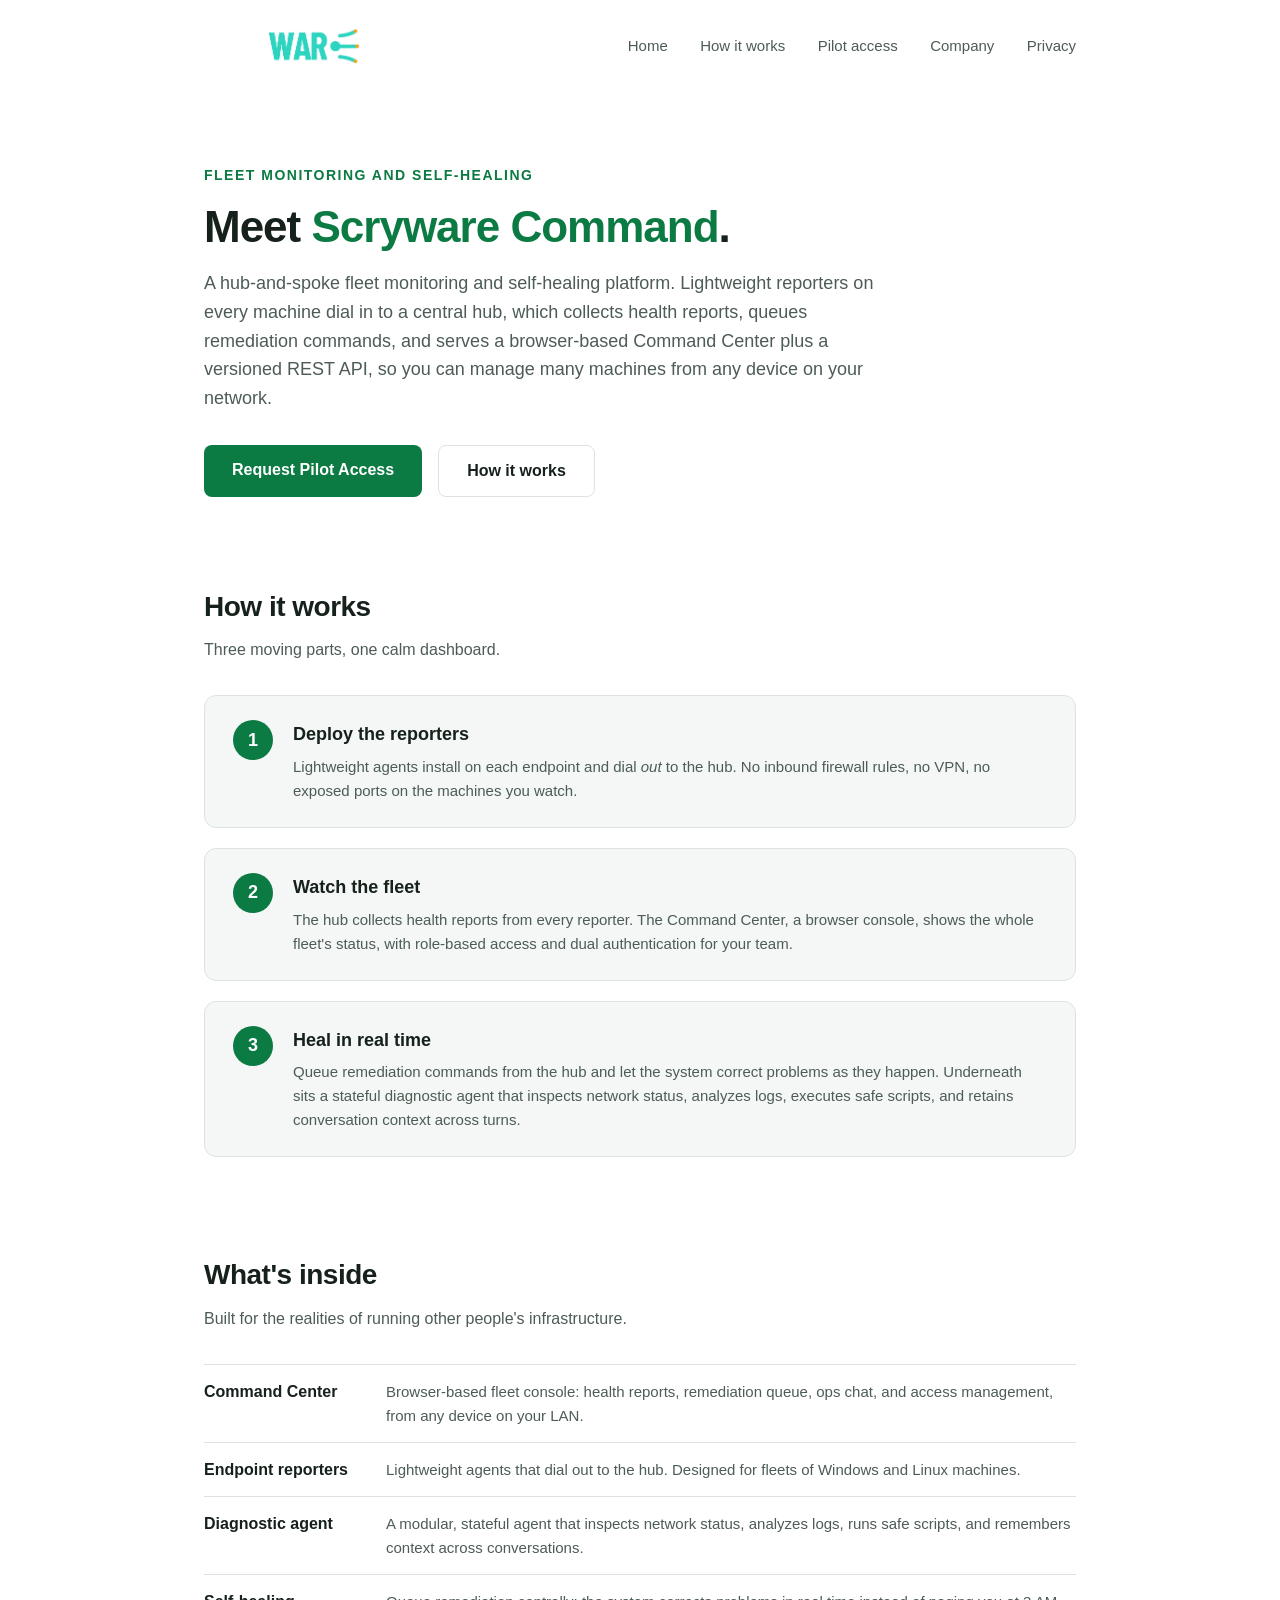
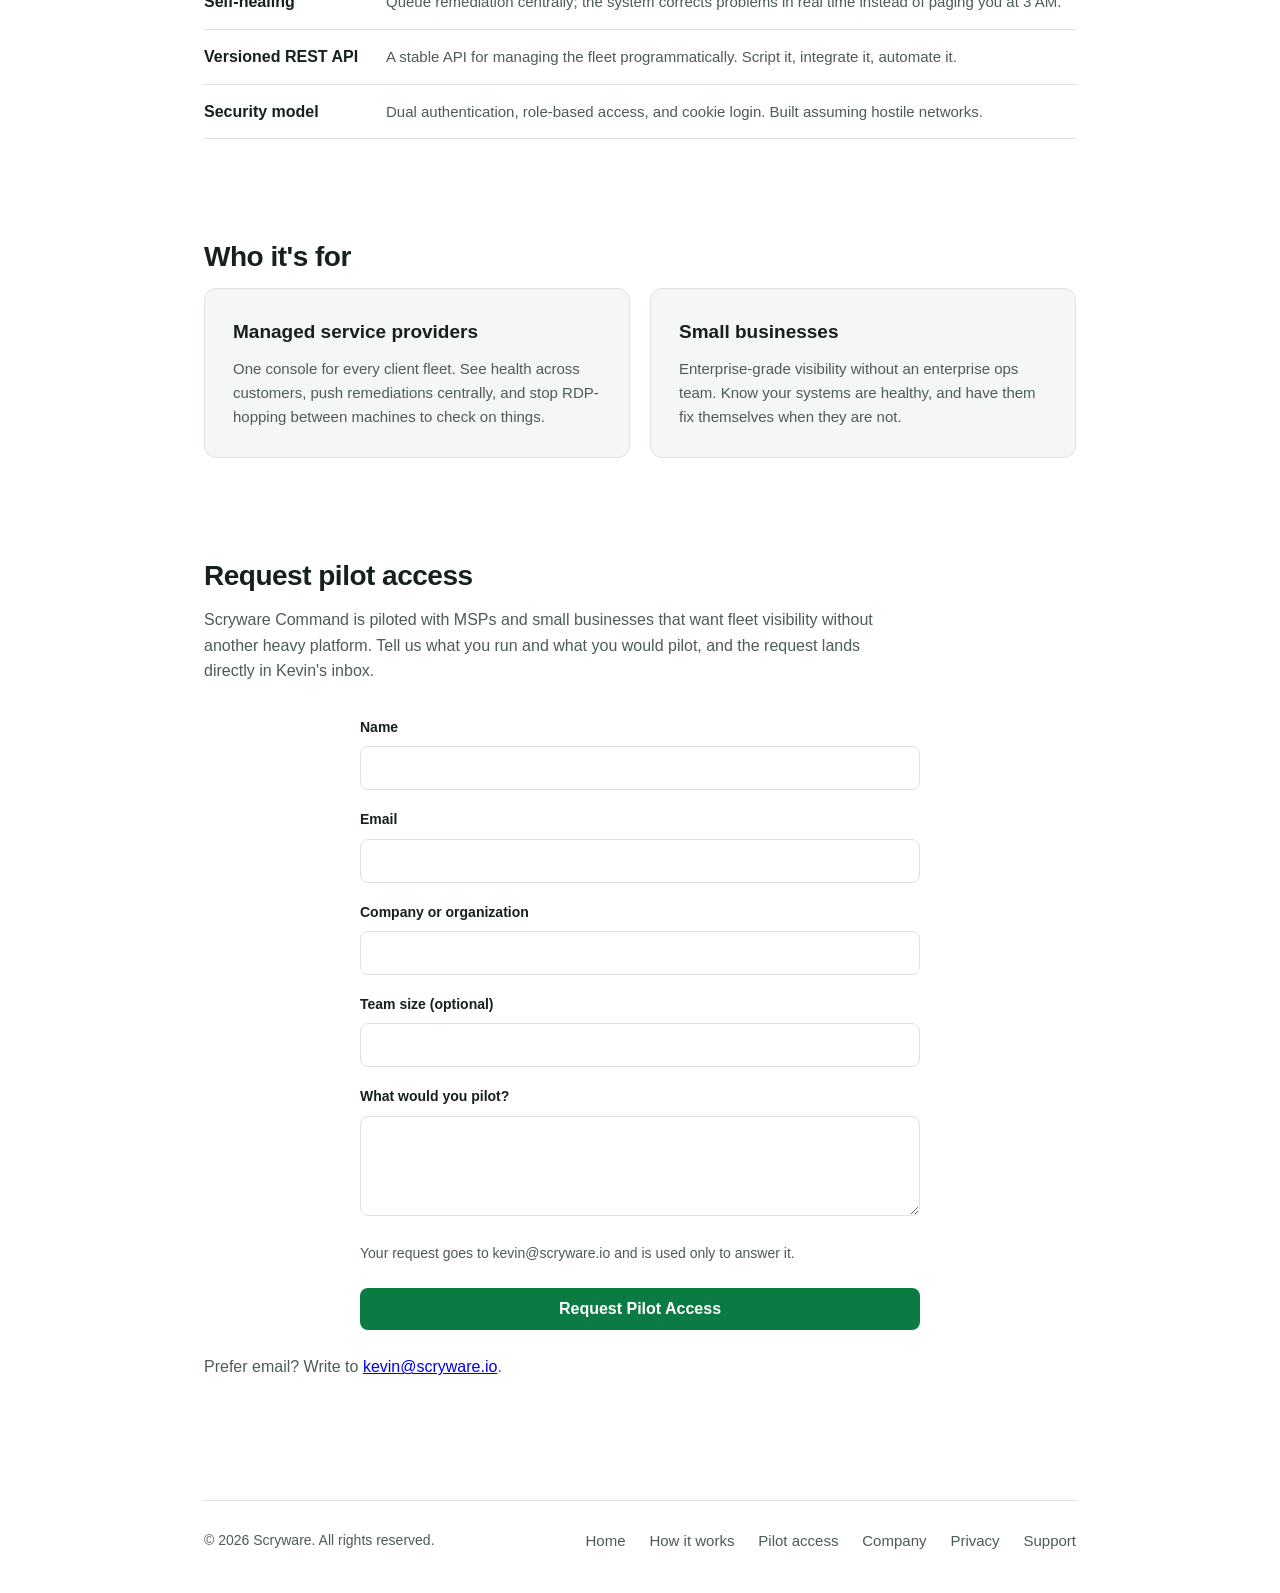
<file: index.html>
<!DOCTYPE html>
<html lang="en">
<head>
<meta charset="UTF-8">
<meta name="viewport" content="width=device-width, initial-scale=1.0">
<title>Scryware Command | Fleet monitoring and self-healing</title>
<meta name="description" content="Hub-and-spoke fleet monitoring and self-healing for MSPs and small businesses, with a browser-based Command Center.">
<link rel="stylesheet" href="styles.css">
<link rel="icon" href="scryware-logo.png" type="image/png">
<style>
:root {
  --bg: #ffffff;
  --panel: #f4f7f5;
  --border: #dde4df;
  --text: #16211b;
  --muted: #4d5c54;
  --accent: #0c7a43;
}
body { background: #ffffff; }
.cta { color: #ffffff; }
.step-num { color: #ffffff; }
.form-input { background: #ffffff; }
</style>
</head>
<body>
<div class="wrap">

  <header class="site">
    <a class="logo" href="index.html"><img src="scryware-logo.png" alt="Scryware" width="1348" height="310"></a>
    <nav>
      <a href="index.html">Home</a>
      <a href="#how">How it works</a>
      <a href="#pilot">Pilot access</a>
      <a href="https://scryware.io/company.html">Company</a>
      <a href="privacy.html">Privacy</a>
    </nav>
  </header>

  <div class="page-hero">
    <div class="kicker">Fleet monitoring and self-healing</div>
    <h1>Meet <span>Scryware Command</span>.</h1>
    <p>A hub-and-spoke fleet monitoring and self-healing platform. Lightweight reporters on every machine dial in to a central hub, which collects health reports, queues remediation commands, and serves a browser-based Command Center plus a versioned REST API, so you can manage many machines from any device on your network.</p>
    <div class="cta-row">
      <a class="cta" href="#pilot">Request Pilot Access</a>
      <a class="cta-ghost" href="#how">How it works</a>
    </div>
  </div>

  <section class="block" id="how">
    <h2>How it works</h2>
    <p class="sub">Three moving parts, one calm dashboard.</p>
    <div class="steps">
      <div class="step">
        <div class="step-num">1</div>
        <div>
          <h3>Deploy the reporters</h3>
          <p>Lightweight agents install on each endpoint and dial <em>out</em> to the hub. No inbound firewall rules, no VPN, no exposed ports on the machines you watch.</p>
        </div>
      </div>
      <div class="step">
        <div class="step-num">2</div>
        <div>
          <h3>Watch the fleet</h3>
          <p>The hub collects health reports from every reporter. The Command Center, a browser console, shows the whole fleet's status, with role-based access and dual authentication for your team.</p>
        </div>
      </div>
      <div class="step">
        <div class="step-num">3</div>
        <div>
          <h3>Heal in real time</h3>
          <p>Queue remediation commands from the hub and let the system correct problems as they happen. Underneath sits a stateful diagnostic agent that inspects network status, analyzes logs, executes safe scripts, and retains conversation context across turns.</p>
        </div>
      </div>
    </div>
  </section>

  <section class="block">
    <h2>What's inside</h2>
    <p class="sub">Built for the realities of running other people's infrastructure.</p>
    <ul class="feature-list">
      <li><strong>Command Center</strong><span>Browser-based fleet console: health reports, remediation queue, ops chat, and access management, from any device on your LAN.</span></li>
      <li><strong>Endpoint reporters</strong><span>Lightweight agents that dial out to the hub. Designed for fleets of Windows and Linux machines.</span></li>
      <li><strong>Diagnostic agent</strong><span>A modular, stateful agent that inspects network status, analyzes logs, runs safe scripts, and remembers context across conversations.</span></li>
      <li><strong>Self-healing</strong><span>Queue remediation centrally; the system corrects problems in real time instead of paging you at 3 AM.</span></li>
      <li><strong>Versioned REST API</strong><span>A stable API for managing the fleet programmatically. Script it, integrate it, automate it.</span></li>
      <li><strong>Security model</strong><span>Dual authentication, role-based access, and cookie login. Built assuming hostile networks.</span></li>
    </ul>
  </section>

  <section class="block">
    <h2>Who it's for</h2>
    <div class="grid">
      <div class="card">
        <h3>Managed service providers</h3>
        <p>One console for every client fleet. See health across customers, push remediations centrally, and stop RDP-hopping between machines to check on things.</p>
      </div>
      <div class="card">
        <h3>Small businesses</h3>
        <p>Enterprise-grade visibility without an enterprise ops team. Know your systems are healthy, and have them fix themselves when they are not.</p>
      </div>
    </div>
  </section>

  <section class="block" id="pilot">
    <h2>Request pilot access</h2>
    <p class="sub">Scryware Command is piloted with MSPs and small businesses that want fleet visibility without another heavy platform. Tell us what you run and what you would pilot, and the request lands directly in Kevin's inbox.</p>
    <div class="framed" id="thanks" style="display:none; margin-bottom: 24px;">
      <p><strong>Thanks for your interest.</strong> Your pilot request is on its way. Kevin reads every request personally and will reply at the email you gave.</p>
    </div>
    <div class="form-card">
      <form action="https://formsubmit.co/kevin@scryware.io" method="POST">
        <input type="hidden" name="_subject" value="Pilot Access Request - Scryware Command">
        <input type="hidden" name="_next" value="https://scryware.tech/?thanks=1">
        <label class="form-label" for="pilot-name">Name</label>
        <input class="form-input" id="pilot-name" name="name" type="text" required>
        <label class="form-label" for="pilot-email">Email</label>
        <input class="form-input" id="pilot-email" name="email" type="email" required>
        <label class="form-label" for="pilot-company">Company or organization</label>
        <input class="form-input" id="pilot-company" name="company" type="text" required>
        <label class="form-label" for="pilot-team">Team size (optional)</label>
        <input class="form-input" id="pilot-team" name="team_size" type="text">
        <label class="form-label" for="pilot-message">What would you pilot?</label>
        <textarea class="form-input form-textarea" id="pilot-message" name="message" required></textarea>
        <p class="form-privacy">Your request goes to kevin@scryware.io and is used only to answer it.</p>
        <button class="cta form-submit" type="submit">Request Pilot Access</button>
      </form>
    </div>
    <p class="sub" style="margin-top: 24px;">Prefer email? Write to <a href="mailto:kevin@scryware.io">kevin@scryware.io</a>.</p>
  </section>

  <script>
    if (new URLSearchParams(window.location.search).get("thanks") === "1") {
      document.getElementById("thanks").style.display = "block";
    }
  </script>

  <footer>
    <div>&copy; 2026 Scryware. All rights reserved.</div>
    <nav>
      <a href="index.html">Home</a>
      <a href="#how">How it works</a>
      <a href="#pilot">Pilot access</a>
      <a href="https://scryware.io/company.html">Company</a>
      <a href="privacy.html">Privacy</a>
      <a href="https://buy.stripe.com/00w6oIbPaadI0RdgYY18c00">Support</a>
    </nav>
  </footer>

</div>
</body>
</html>
</file>
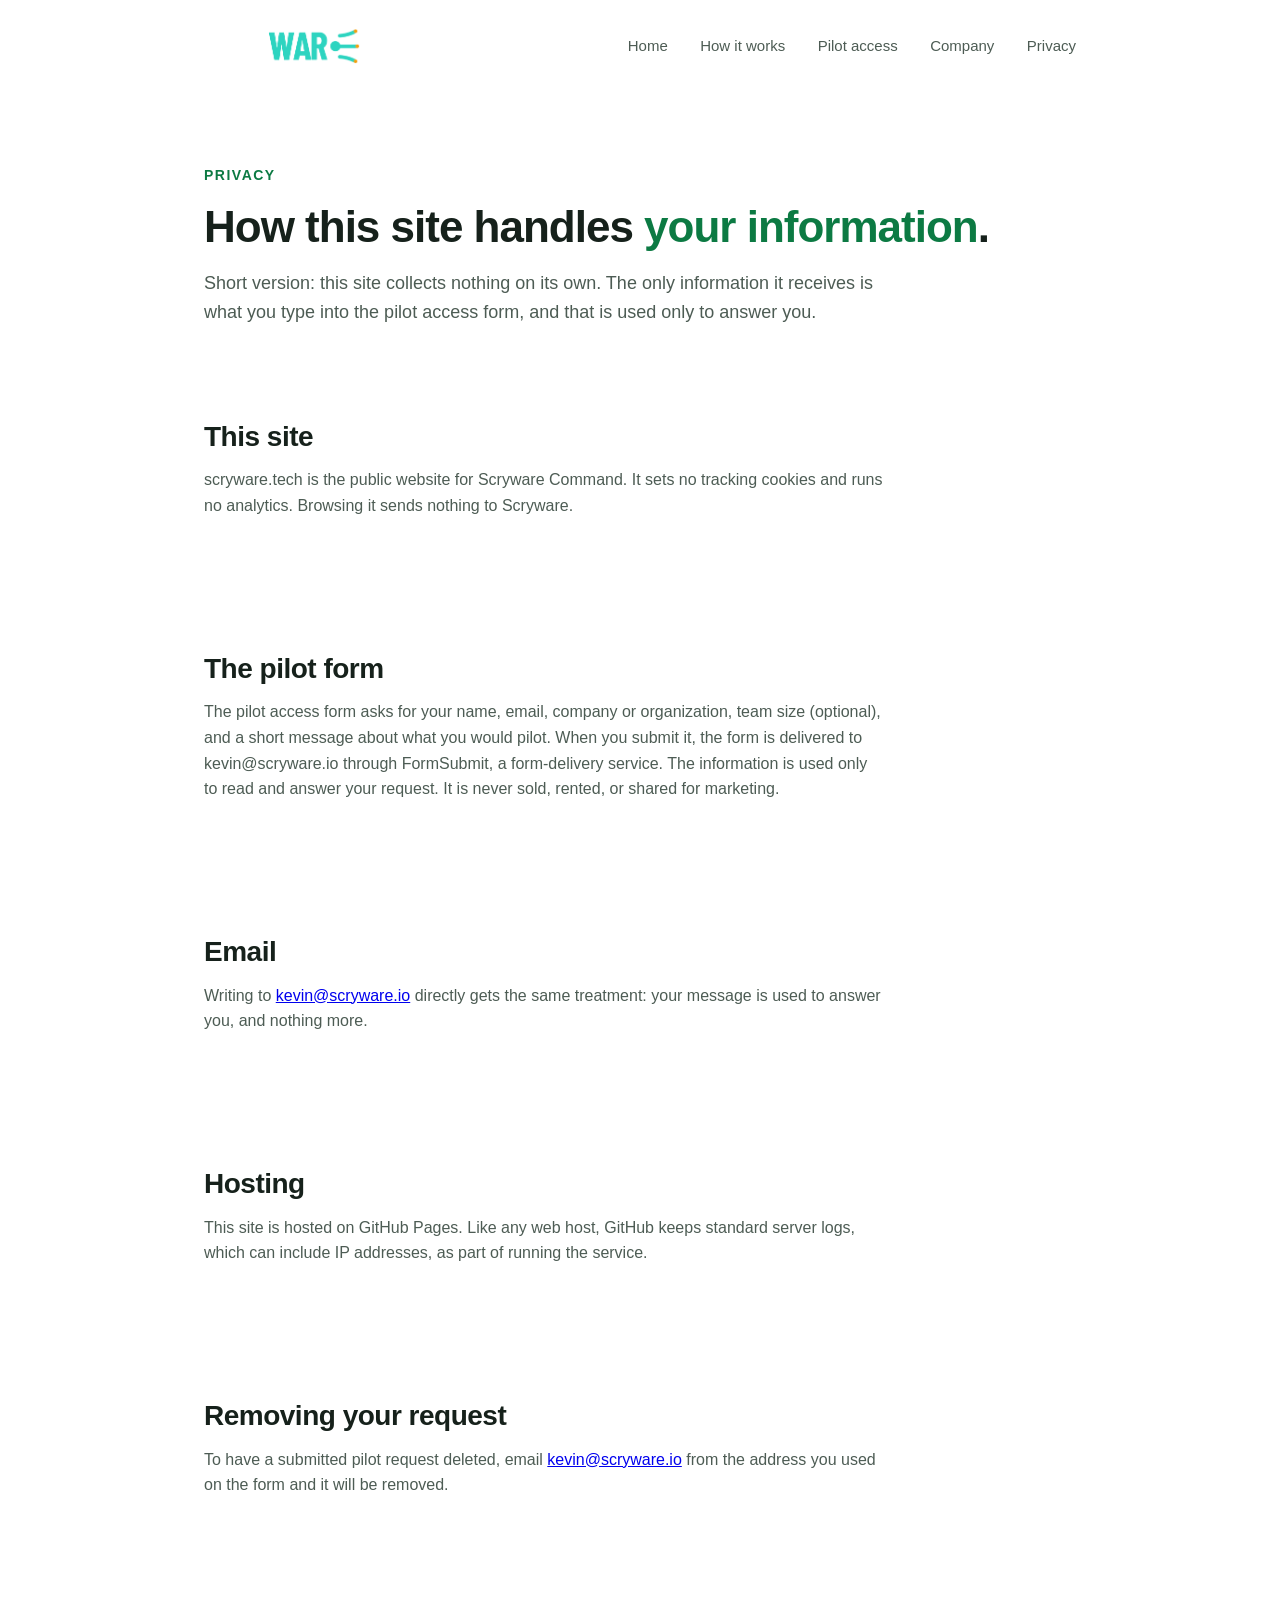
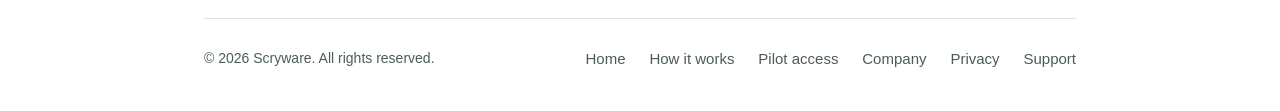
<file: privacy.html>
<!DOCTYPE html>
<html lang="en">
<head>
<meta charset="UTF-8">
<meta name="viewport" content="width=device-width, initial-scale=1.0">
<title>Privacy | Scryware Command</title>
<meta name="description" content="How the Scryware Command website handles the information sent through its pilot access form.">
<link rel="stylesheet" href="styles.css">
<link rel="icon" href="scryware-logo.png" type="image/png">
<style>
:root {
  --bg: #ffffff;
  --panel: #f4f7f5;
  --border: #dde4df;
  --text: #16211b;
  --muted: #4d5c54;
  --accent: #0c7a43;
}
body { background: #ffffff; }
.cta { color: #ffffff; }
.step-num { color: #ffffff; }
.form-input { background: #ffffff; }
</style>
</head>
<body>
<div class="wrap">

  <header class="site">
    <a class="logo" href="index.html"><img src="scryware-logo.png" alt="Scryware" width="1348" height="310"></a>
    <nav>
      <a href="index.html">Home</a>
      <a href="index.html#how">How it works</a>
      <a href="index.html#pilot">Pilot access</a>
      <a href="https://scryware.io/company.html">Company</a>
      <a href="privacy.html">Privacy</a>
    </nav>
  </header>

  <div class="page-hero">
    <div class="kicker">Privacy</div>
    <h1>How this site handles <span>your information</span>.</h1>
    <p>Short version: this site collects nothing on its own. The only information it receives is what you type into the pilot access form, and that is used only to answer you.</p>
  </div>

  <section class="block">
    <h2>This site</h2>
    <p class="sub">scryware.tech is the public website for Scryware Command. It sets no tracking cookies and runs no analytics. Browsing it sends nothing to Scryware.</p>
  </section>

  <section class="block">
    <h2>The pilot form</h2>
    <p class="sub">The pilot access form asks for your name, email, company or organization, team size (optional), and a short message about what you would pilot. When you submit it, the form is delivered to kevin@scryware.io through FormSubmit, a form-delivery service. The information is used only to read and answer your request. It is never sold, rented, or shared for marketing.</p>
  </section>

  <section class="block">
    <h2>Email</h2>
    <p class="sub">Writing to <a href="mailto:kevin@scryware.io">kevin@scryware.io</a> directly gets the same treatment: your message is used to answer you, and nothing more.</p>
  </section>

  <section class="block">
    <h2>Hosting</h2>
    <p class="sub">This site is hosted on GitHub Pages. Like any web host, GitHub keeps standard server logs, which can include IP addresses, as part of running the service.</p>
  </section>

  <section class="block">
    <h2>Removing your request</h2>
    <p class="sub">To have a submitted pilot request deleted, email <a href="mailto:kevin@scryware.io">kevin@scryware.io</a> from the address you used on the form and it will be removed.</p>
  </section>

  <footer>
    <div>&copy; 2026 Scryware. All rights reserved.</div>
    <nav>
      <a href="index.html">Home</a>
      <a href="index.html#how">How it works</a>
      <a href="index.html#pilot">Pilot access</a>
      <a href="https://scryware.io/company.html">Company</a>
      <a href="privacy.html">Privacy</a>
      <a href="https://buy.stripe.com/00w6oIbPaadI0RdgYY18c00">Support</a>
    </nav>
  </footer>

</div>
</body>
</html>
</file>
<file: styles.css>
:root {
  --bg: #0e1116;
  --panel: #161b22;
  --border: #262d36;
  --text: #e6e9ee;
  --muted: #9aa3af;
  --accent: #6ee7a0;
}
* { box-sizing: border-box; margin: 0; padding: 0; }
html { scroll-behavior: smooth; }
body {
  background: var(--bg);
  color: var(--text);
  font-family: -apple-system, BlinkMacSystemFont, "Segoe UI", Roboto, Helvetica, Arial, sans-serif;
  line-height: 1.6;
}
.wrap { max-width: 920px; margin: 0 auto; padding: 0 24px; }
header.site {
  display: flex; justify-content: space-between; align-items: center;
  padding: 28px 0;
}
.logo {
  display: inline-flex;
  align-items: center;
  line-height: 0;
  text-decoration: none;
}
.logo img {
  display: block;
  height: 36px;
  width: auto;
}
nav a {
  color: var(--muted); text-decoration: none; margin-left: 28px; font-size: 15px;
}
nav a:hover { color: var(--text); }

/* Hero (homepage) */
.hero { padding: 96px 0 64px; }
.kicker {
  color: var(--accent); font-size: 14px; font-weight: 700;
  text-transform: uppercase; letter-spacing: 1.5px; margin-bottom: 16px;
}
.hero h1 { font-size: 52px; line-height: 1.15; letter-spacing: -1px; margin-bottom: 20px; }
.hero h1 span { color: var(--accent); }
.hero p { color: var(--muted); font-size: 19px; max-width: 640px; }
.cta-row { margin-top: 32px; display: flex; gap: 16px; flex-wrap: wrap; }
.cta {
  display: inline-block; padding: 12px 28px;
  background: var(--accent); color: #0b0e12; font-weight: 600;
  border-radius: 8px; text-decoration: none; font-size: 16px;
}
.cta:hover { filter: brightness(1.08); }
.cta-ghost {
  display: inline-block; padding: 12px 28px;
  border: 1px solid var(--border); color: var(--text); font-weight: 600;
  border-radius: 8px; text-decoration: none; font-size: 16px;
}
.cta-ghost:hover { border-color: var(--muted); }

/* Page hero (subpages) */
.page-hero { padding: 72px 0 40px; }
.page-hero h1 { font-size: 44px; line-height: 1.15; letter-spacing: -1px; margin-bottom: 16px; }
.page-hero h1 span { color: var(--accent); }
.page-hero p { color: var(--muted); font-size: 18px; max-width: 680px; }

/* Sections */
section.block { padding: 48px 0; }
h2 { font-size: 28px; margin-bottom: 8px; letter-spacing: -0.5px; }
.sub { color: var(--muted); margin-bottom: 32px; max-width: 680px; }

/* Cards & grids */
.grid { display: grid; grid-template-columns: 1fr 1fr; gap: 20px; }
@media (max-width: 640px) {
  .grid { grid-template-columns: 1fr; }
  .hero h1 { font-size: 38px; }
  .page-hero h1 { font-size: 34px; }
  .logo img { height: 28px; }
}
.card {
  background: var(--panel); border: 1px solid var(--border);
  border-radius: 12px; padding: 28px;
}
.card h3 { font-size: 19px; margin-bottom: 10px; }
.card p { color: var(--muted); font-size: 15px; }
.badge {
  display: inline-block; font-size: 12px; font-weight: 600;
  color: var(--accent); border: 1px solid var(--accent);
  border-radius: 20px; padding: 3px 12px; margin-bottom: 16px;
  text-transform: uppercase; letter-spacing: 0.6px;
}
.badge.dim { color: var(--muted); border-color: var(--border); }

/* Feature list (label + description rows) */
.feature-list { list-style: none; margin-top: 20px; }
.feature-list li {
  padding: 14px 0; border-top: 1px solid var(--border);
  display: flex; gap: 12px; align-items: baseline;
}
.feature-list li:last-child { border-bottom: 1px solid var(--border); }
.feature-list strong { min-width: 170px; }
.feature-list span { color: var(--muted); font-size: 15px; }
@media (max-width: 640px) { .feature-list li { flex-direction: column; gap: 4px; } }

/* Numbered steps */
.steps { display: grid; gap: 20px; margin-top: 8px; }
.step {
  background: var(--panel); border: 1px solid var(--border);
  border-radius: 12px; padding: 24px 28px; display: flex; gap: 20px;
}
.step-num {
  flex: 0 0 40px; height: 40px; border-radius: 50%;
  background: var(--accent); color: #0b0e12;
  font-weight: 700; display: flex; align-items: center; justify-content: center;
  font-size: 18px;
}
.step h3 { font-size: 18px; margin-bottom: 6px; }
.step p { color: var(--muted); font-size: 15px; }

/* Bullet lists */
.check-list { list-style: none; margin-top: 16px; }
.check-list li { padding: 8px 0 8px 28px; position: relative; color: var(--muted); font-size: 15px; }
.check-list li::before {
  content: "✓"; position: absolute; left: 0; color: var(--accent); font-weight: 700;
}
.check-list li strong { color: var(--text); font-weight: 600; }

/* Links */
.more-link { color: var(--accent); text-decoration: none; font-weight: 600; font-size: 16px; }
.more-link:hover { text-decoration: underline; }
.section-link { margin-top: 28px; }

/* App detail sections */
.app-detail { margin-bottom: 56px; }
.app-detail:last-child { margin-bottom: 0; }
.app-head { display: flex; align-items: baseline; gap: 16px; flex-wrap: wrap; margin-bottom: 8px; }
.app-head h2 { margin-bottom: 0; }
.price-note { color: var(--muted); font-size: 14px; }
.app-belief { font-size: 18px; color: var(--accent); font-style: italic; margin: 6px 0 14px; }
.framed { background: var(--panel); border: 1px solid var(--border); border-radius: 12px; padding: 28px 32px; margin-top: 16px; }
.framed p:last-child { margin-bottom: 0; }
.app-why { color: var(--muted); margin: 16px 0; max-width: 700px; }

/* Philosophy */
.phil { display: grid; gap: 20px; }
.phil-item {
  background: var(--panel); border: 1px solid var(--border);
  border-radius: 12px; padding: 24px 28px;
}
.phil-item h3 { font-size: 18px; margin-bottom: 6px; }
.phil-item h3 span { color: var(--accent); margin-right: 8px; }
.phil-item p { color: var(--muted); font-size: 15px; }

/* Contact */
.contact-box {
  background: var(--panel); border: 1px solid var(--border);
  border-radius: 12px; padding: 32px; text-align: center;
}
.contact-box a { color: var(--accent); font-size: 20px; font-weight: 600; text-decoration: none; }
.contact-box a:hover { text-decoration: underline; }
.contact-methods {
  display: grid; grid-template-columns: repeat(2, minmax(0, 1fr));
  gap: 24px; margin-top: 24px;
}
.contact-methods h3 { color: var(--muted); font-size: 15px; margin-bottom: 6px; }
.contact-methods a { display: inline-block; padding: 8px 0; overflow-wrap: anywhere; }
.contact-methods a:focus-visible { outline: 2px solid var(--accent); outline-offset: 4px; }
@media (max-width: 640px) { .contact-methods { grid-template-columns: 1fr; gap: 16px; } }


/* Footer */
footer {
  border-top: 1px solid var(--border); margin-top: 40px;
  padding: 28px 0 40px; color: var(--muted); font-size: 14px;
  display: flex; justify-content: space-between; flex-wrap: wrap; gap: 12px;
}
footer a { color: var(--muted); text-decoration: none; }
footer a:hover { color: var(--text); }
footer nav a { margin-left: 20px; }

/* Tester signup form */
.form-card { max-width: 560px; margin: 0 auto; }
.form-label {
  display: block; font-size: 14px; font-weight: 600;
  margin: 18px 0 8px; color: var(--text);
}
.form-label:first-of-type { margin-top: 0; }
.form-input {
  width: 100%; padding: 12px 14px;
  background: var(--bg); border: 1px solid var(--border);
  border-radius: 8px; color: var(--text); font-size: 16px;
  font-family: inherit;
}
.form-input:focus {
  outline: none; border-color: var(--accent);
}
.form-textarea { resize: vertical; min-height: 100px; }
.form-privacy {
  color: var(--muted); font-size: 14px; margin: 20px 0 24px; line-height: 1.5;
}
.form-privacy a { color: var(--accent); }
.form-submit {
  border: none; cursor: pointer; width: 100%; text-align: center;
}
select.form-input {
  appearance: none;
  background-image: url("data:image/svg+xml,%3Csvg xmlns='http://www.w3.org/2000/svg' width='12' height='8' viewBox='0 0 12 8'%3E%3Cpath fill='%239aa3af' d='M1 1l5 5 5-5'/%3E%3C/svg%3E");
  background-repeat: no-repeat;
  background-position: right 14px center;
  padding-right: 36px;
}
</file>
